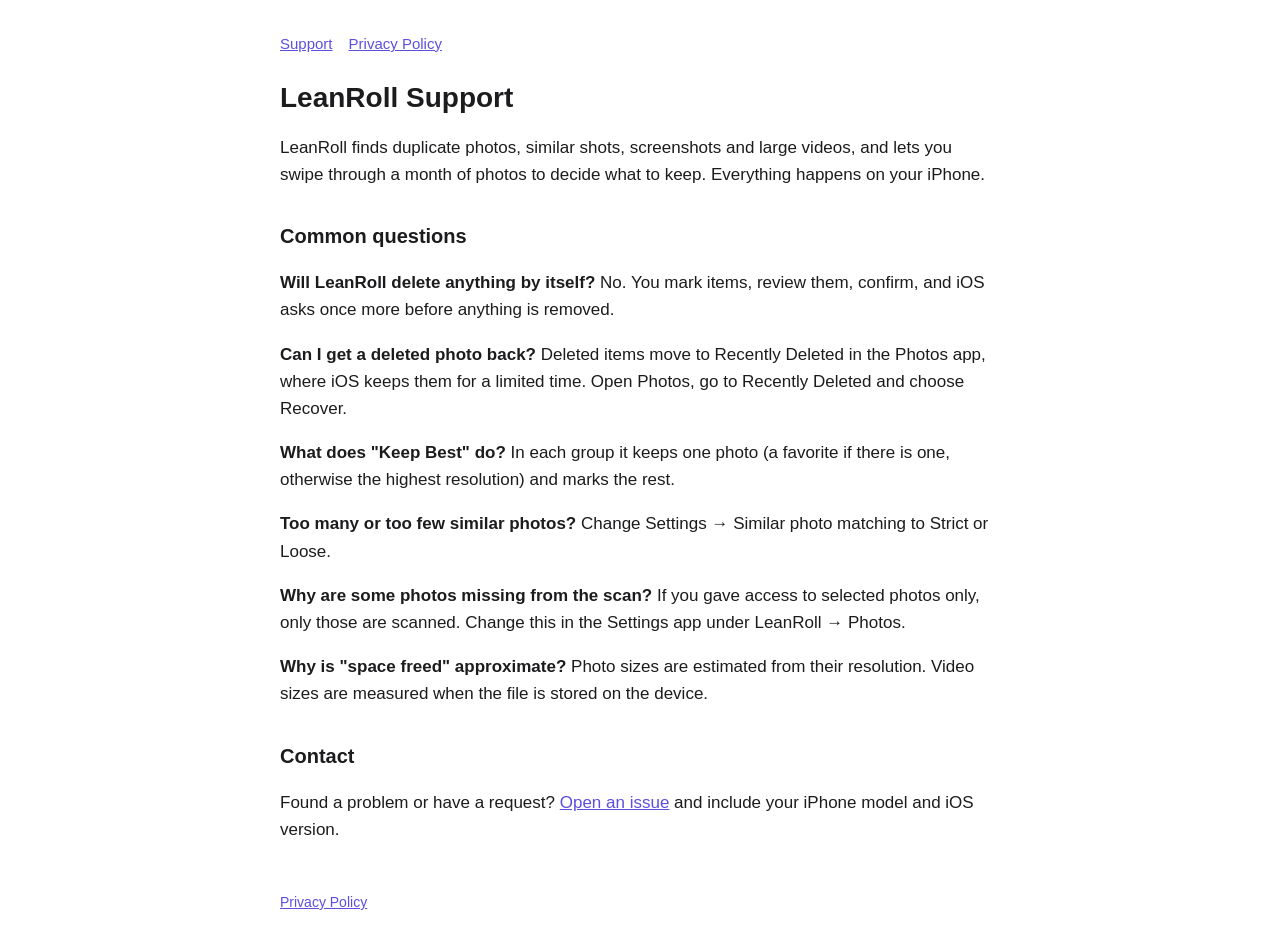
<file: index.html>
<!doctype html>
<html lang="en"><head><meta charset="utf-8"><meta name="viewport" content="width=device-width,initial-scale=1">
<title>LeanRoll Support</title><link rel="stylesheet" href="style.css"></head><body>
<nav><a href="index.html">Support</a><a href="privacy.html">Privacy Policy</a></nav>
<h1>LeanRoll Support</h1>
<p>LeanRoll finds duplicate photos, similar shots, screenshots and large videos, and lets you swipe through a month of photos to decide what to keep. Everything happens on your iPhone.</p>
<h2>Common questions</h2>
<p><strong>Will LeanRoll delete anything by itself?</strong> No. You mark items, review them, confirm, and iOS asks once more before anything is removed.</p>
<p><strong>Can I get a deleted photo back?</strong> Deleted items move to Recently Deleted in the Photos app, where iOS keeps them for a limited time. Open Photos, go to Recently Deleted and choose Recover.</p>
<p><strong>What does "Keep Best" do?</strong> In each group it keeps one photo (a favorite if there is one, otherwise the highest resolution) and marks the rest.</p>
<p><strong>Too many or too few similar photos?</strong> Change Settings &rarr; Similar photo matching to Strict or Loose.</p>
<p><strong>Why are some photos missing from the scan?</strong> If you gave access to selected photos only, only those are scanned. Change this in the Settings app under LeanRoll &rarr; Photos.</p>
<p><strong>Why is "space freed" approximate?</strong> Photo sizes are estimated from their resolution. Video sizes are measured when the file is stored on the device.</p>
<h2>Contact</h2>
<p>Found a problem or have a request? <a href="https://github.com/tienminhdn/leanroll-legal/issues">Open an issue</a> and include your iPhone model and iOS version.</p>
<footer><a href="privacy.html">Privacy Policy</a></footer></body></html>
</file>
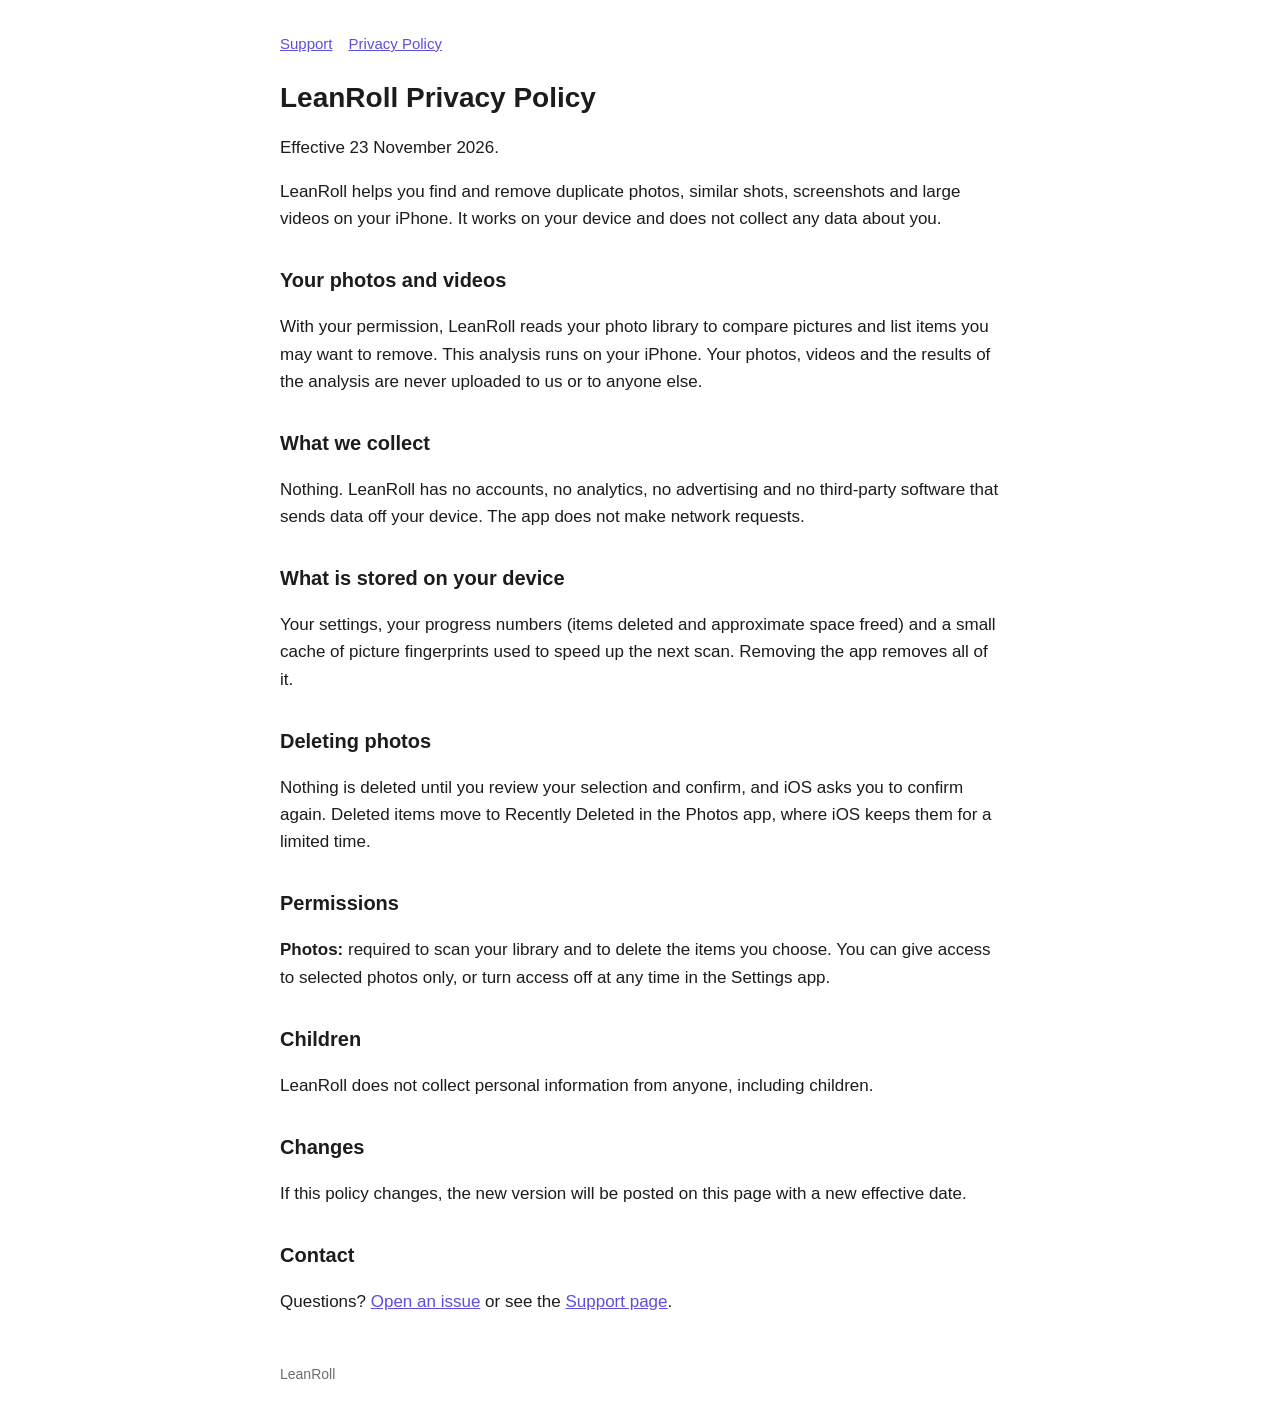
<file: privacy.html>
<!doctype html>
<html lang="en"><head><meta charset="utf-8"><meta name="viewport" content="width=device-width,initial-scale=1">
<title>LeanRoll Privacy Policy</title><link rel="stylesheet" href="style.css"></head><body>
<nav><a href="index.html">Support</a><a href="privacy.html">Privacy Policy</a></nav>
<h1>LeanRoll Privacy Policy</h1>
<p>Effective 23 November 2026.</p>
<p>LeanRoll helps you find and remove duplicate photos, similar shots, screenshots and large videos on your iPhone. It works on your device and does not collect any data about you.</p>
<h2>Your photos and videos</h2>
<p>With your permission, LeanRoll reads your photo library to compare pictures and list items you may want to remove. This analysis runs on your iPhone. Your photos, videos and the results of the analysis are never uploaded to us or to anyone else.</p>
<h2>What we collect</h2>
<p>Nothing. LeanRoll has no accounts, no analytics, no advertising and no third-party software that sends data off your device. The app does not make network requests.</p>
<h2>What is stored on your device</h2>
<p>Your settings, your progress numbers (items deleted and approximate space freed) and a small cache of picture fingerprints used to speed up the next scan. Removing the app removes all of it.</p>
<h2>Deleting photos</h2>
<p>Nothing is deleted until you review your selection and confirm, and iOS asks you to confirm again. Deleted items move to Recently Deleted in the Photos app, where iOS keeps them for a limited time.</p>
<h2>Permissions</h2>
<p><strong>Photos:</strong> required to scan your library and to delete the items you choose. You can give access to selected photos only, or turn access off at any time in the Settings app.</p>
<h2>Children</h2>
<p>LeanRoll does not collect personal information from anyone, including children.</p>
<h2>Changes</h2>
<p>If this policy changes, the new version will be posted on this page with a new effective date.</p>
<h2>Contact</h2>
<p>Questions? <a href="https://github.com/tienminhdn/leanroll-legal/issues">Open an issue</a> or see the <a href="index.html">Support page</a>.</p>
<footer>LeanRoll</footer></body></html>
</file>
<file: style.css>
:root{color-scheme:light dark}
body{font:17px/1.6 -apple-system,BlinkMacSystemFont,"Segoe UI",sans-serif;max-width:720px;margin:0 auto;padding:32px 20px;color:#1c1c1e;background:#fff}
h1{font-size:28px;line-height:1.25}h2{font-size:20px;margin-top:32px}
a{color:#5d4fde}nav{margin-bottom:24px;font-size:15px}nav a{margin-right:16px}
footer{margin-top:48px;font-size:14px;color:#6b6b70}
@media (prefers-color-scheme:dark){body{color:#f2f2f7;background:#111}a{color:#9990ff}footer{color:#98989f}}
</file>
